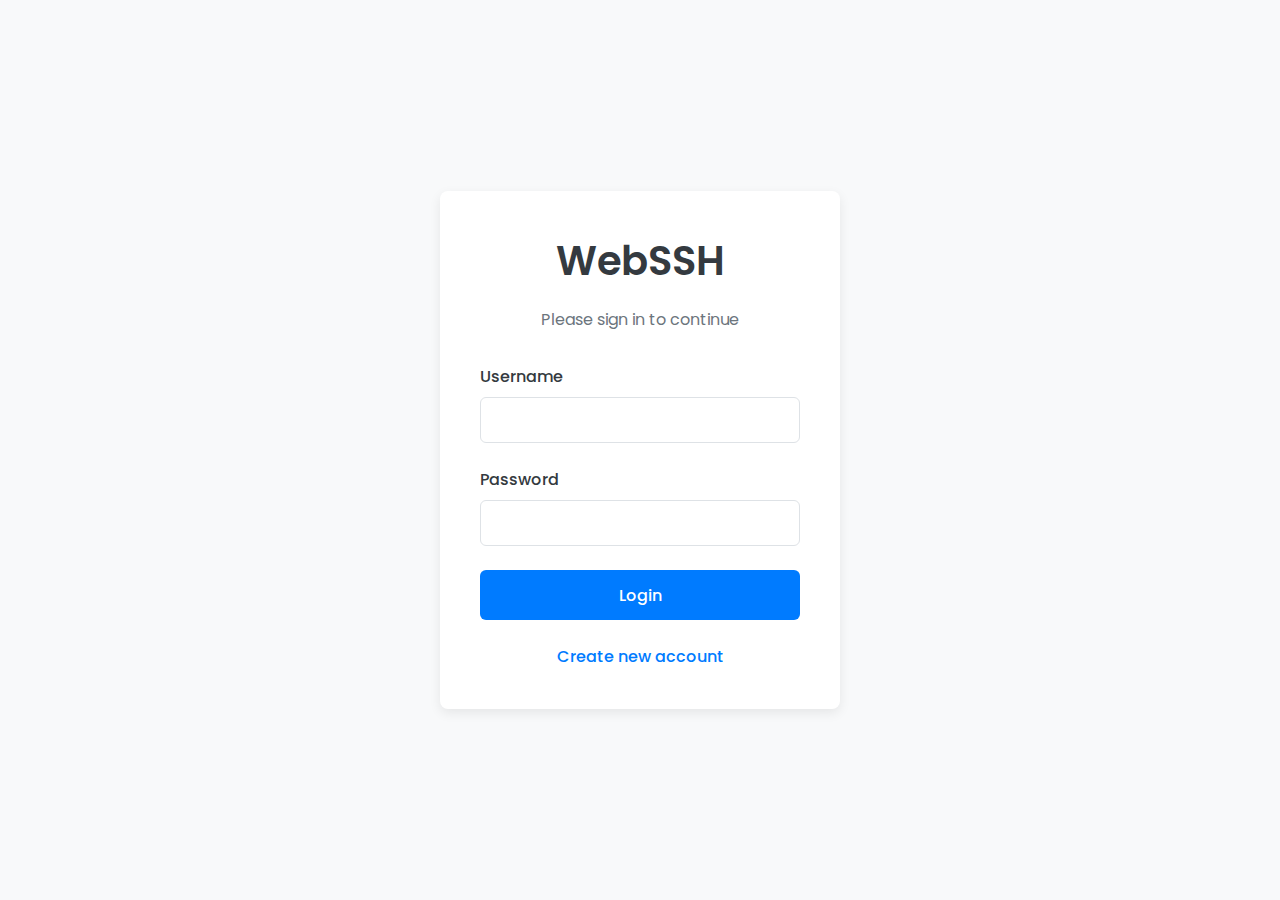
<file: static/login.html>
<!DOCTYPE html>
<html lang="en">
<head>
    <meta charset="UTF-8">
    <meta name="viewport" content="width=device-width, initial-scale=1.0">
    <title>Login - WebSSH</title>
    <link rel="preconnect" href="https://fonts.googleapis.com">
    <link rel="preconnect" href="https://fonts.gstatic.com" crossorigin>
    <link href="https://fonts.googleapis.com/css2?family=Poppins:wght@400;500;600&display=swap" rel="stylesheet">
    <link rel="stylesheet" href="/static/login.css">
    <style>
        .message {
            margin-top: 1rem;
            padding: 0.75rem;
            border-radius: 6px;
            font-size: 0.9rem;
            text-align: center;
            display: none;
        }
        .message.success {
            background-color: #d4edda;
            color: #155724;
            border: 1px solid #c3e6cb;
        }
        .message.error {
            background-color: #f8d7da;
            color: #721c24;
            border: 1px solid #f5c6cb;
        }
        .message.info {
            background-color: #d1ecf1;
            color: #0c5460;
            border: 1px solid #bee5eb;
        }
    </style>
</head>
<body>
    <div class="login-container">
        <div class="login-card">
            <h1>WebSSH</h1>
            <p class="subtitle">Please sign in to continue</p>
            <form method="POST" action="/login">
                <div class="input-group">
                    <label for="username">Username</label>
                    <input type="text" id="username" name="username" required>
                </div>
                <div class="input-group">
                    <label for="password">Password</label>
                    <input type="password" id="password" name="password" required>
                </div>
                <button type="submit" class="btn-login">Login</button>
            </form>
            <div class="links">
                <a href="/register">Create new account</a>
            </div>
            <div id="message" class="message"></div>
        </div>
    </div>
    <script>
        // Display messages from URL parameters
        const urlParams = new URLSearchParams(window.location.search);
        const error = urlParams.get('error');
        const success = urlParams.get('success');
        
        const messageDiv = document.getElementById('message');
        
        if (error) {
            messageDiv.textContent = error;
            messageDiv.className = 'message error';
            messageDiv.style.display = 'block';
        } else if (success) {
            messageDiv.textContent = success;
            messageDiv.className = 'message success';
            messageDiv.style.display = 'block';
        }
        
        // Auto-hide success messages after 5 seconds
        if (success) {
            setTimeout(() => {
                messageDiv.style.display = 'none';
            }, 5000);
        }
    </script>
</body>
</html>
</file>
<file: static/login.css>
:root {
    --font-family: 'Poppins', sans-serif;
    --primary-color: #007bff;
    --primary-hover-color: #0056b3;
    --light-bg-color: #f8f9fa;
    --card-bg-color: #ffffff;
    --text-color: #343a40;
    --border-color: #dee2e6;
    --shadow: 0 4px 12px rgba(0, 0, 0, 0.08);
    --border-radius: 8px;
}

body {
    font-family: var(--font-family);
    background-color: var(--light-bg-color);
    color: var(--text-color);
    display: flex;
    align-items: center;
    justify-content: center;
    height: 100vh;
    margin: 0;
}

.login-container {
    width: 100%;
    max-width: 400px;
    padding: 2rem;
}

.login-card {
    background-color: var(--card-bg-color);
    padding: 2.5rem;
    border-radius: var(--border-radius);
    box-shadow: var(--shadow);
    text-align: center;
}

.login-card h1 {
    font-size: 2.5rem;
    font-weight: 600;
    margin: 0 0 0.5rem 0;
}

.login-card .subtitle {
    color: #6c757d;
    margin-bottom: 2rem;
}

.input-group {
    text-align: left;
    margin-bottom: 1.5rem;
}

.input-group label {
    display: block;
    margin-bottom: 0.5rem;
    font-weight: 500;
}

.input-group input {
    width: 100%;
    padding: 0.75rem;
    border-radius: 6px;
    border: 1px solid var(--border-color);
    box-sizing: border-box;
    font-family: var(--font-family);
    transition: border-color 0.2s, box-shadow 0.2s;
}

.input-group input:focus {
    outline: none;
    border-color: var(--primary-color);
    box-shadow: 0 0 0 3px rgba(0, 123, 255, 0.2);
}

.btn-login {
    width: 100%;
    padding: 0.8rem;
    border: none;
    border-radius: 6px;
    background-color: var(--primary-color);
    color: white;
    font-family: var(--font-family);
    font-size: 1rem;
    font-weight: 500;
    cursor: pointer;
    transition: background-color 0.2s, transform 0.2s;
}

.btn-login:hover {
    background-color: var(--primary-hover-color);
    transform: translateY(-2px);
}

.links {
    margin-top: 1.5rem;
    text-align: center;
}

.links a {
    color: var(--primary-color);
    text-decoration: none;
    font-weight: 500;
    transition: color 0.2s;
}

.links a:hover {
    color: var(--primary-hover-color);
    text-decoration: underline;
}

.error-message {
    color: #dc3545;
    margin-top: 1rem;
    font-size: 0.9rem;
}
</file>
